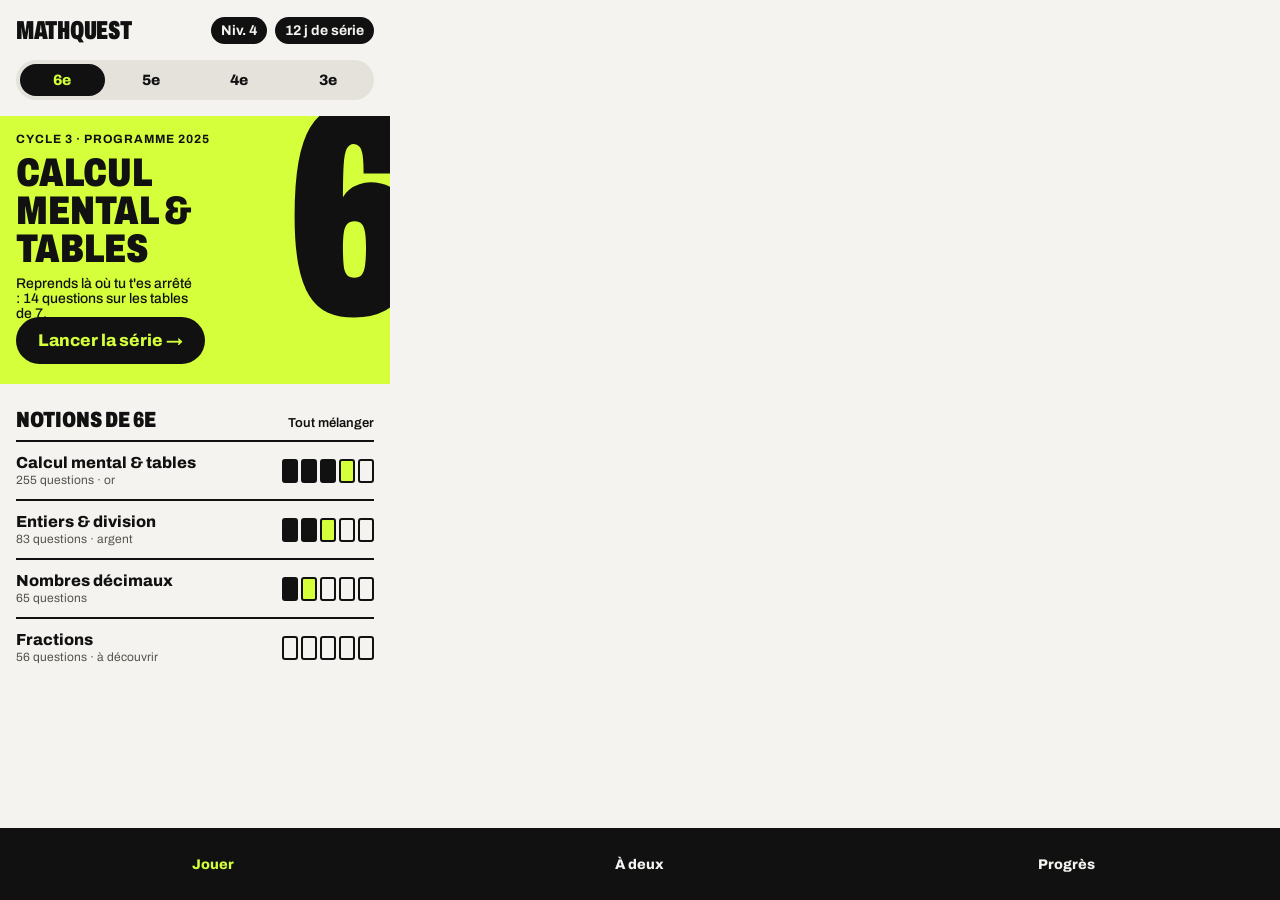
<file: .impeccable/mocks/decision/assigned.html>
<!doctype html><html lang="fr"><head><meta charset="utf-8">
<link href="https://fonts.googleapis.com/css2?family=Archivo:wdth,wght@62..125,400..900&display=swap" rel="stylesheet">
<style>
*{box-sizing:border-box;margin:0;padding:0}
body{width:390px;height:844px;overflow:hidden;background:#F4F3EF;color:#111;font-family:Archivo,sans-serif;font-variant-numeric:tabular-nums}
.top{display:flex;align-items:center;justify-content:space-between;padding:16px 16px 8px}
.wm{font-weight:900;font-stretch:62%;font-size:26px;letter-spacing:-.01em}
.stats{display:flex;gap:8px;font-weight:700;font-size:14px}
.stats span{background:#111;color:#F4F3EF;border-radius:999px;padding:6px 10px}
.levels{display:grid;grid-template-columns:repeat(4,1fr);gap:4px;margin:8px 16px 0;background:#E4E2DB;border-radius:999px;padding:4px}
.levels b{text-align:center;padding:8px 0;border-radius:999px;font-weight:800;font-size:15px}
.levels .on{background:#111;color:#D4FF3A}
.drop{margin:16px 0 0;background:#D4FF3A;padding:16px 16px 20px;position:relative;overflow:hidden;height:268px}
.drop .big{position:absolute;right:-18px;top:-52px;font-weight:900;font-stretch:62%;font-size:300px;line-height:1;letter-spacing:-.04em;color:#111}
.drop .k{font-weight:700;font-size:12px;letter-spacing:.08em;text-transform:uppercase}
.drop h1{font-weight:900;font-stretch:75%;font-size:40px;line-height:.95;margin-top:8px;max-width:190px;text-transform:uppercase}
.drop p{font-size:14px;margin-top:8px;max-width:180px;font-weight:500}
.cta{position:absolute;left:16px;bottom:20px;background:#111;color:#D4FF3A;border-radius:999px;padding:14px 22px;font-weight:800;font-size:17px}
.sec{display:flex;justify-content:space-between;align-items:baseline;padding:24px 16px 8px}
.sec h2{font-weight:900;font-stretch:75%;font-size:22px;text-transform:uppercase}
.sec a{font-size:13px;font-weight:600}
.row{display:grid;grid-template-columns:1fr auto;align-items:center;gap:8px;margin:0 16px;padding:12px 0;border-top:2px solid #111}
.row .n{font-weight:800;font-size:16px}
.row .s{font-size:12px;color:#55534C;margin-top:2px}
.cells{display:flex;gap:3px}
.cells i{width:16px;height:24px;border:2px solid #111;border-radius:3px}
.cells i.f{background:#111}
.cells i.h{background:#D4FF3A}
.nav{position:absolute;bottom:0;left:0;right:0;height:72px;background:#111;color:#F4F3EF;display:grid;grid-template-columns:repeat(3,1fr);align-items:center;text-align:center;font-weight:800;font-size:14px}
.nav .on{color:#D4FF3A}
</style></head><body>
<div class="top"><div class="wm">MATHQUEST</div><div class="stats"><span>Niv. 4</span><span>12 j de série</span></div></div>
<div class="levels"><b class="on">6e</b><b>5e</b><b>4e</b><b>3e</b></div>
<section class="drop">
 <div class="big">6</div>
 <div class="k">Cycle 3 · Programme 2025</div>
 <h1>Calcul mental &amp; tables</h1>
 <p>Reprends là où tu t'es arrêté : 14 questions sur les tables de 7.</p>
 <div class="cta">Lancer la série →</div>
</section>
<div class="sec"><h2>Notions de 6e</h2><a>Tout mélanger</a></div>
<div class="row"><div><div class="n">Calcul mental &amp; tables</div><div class="s">255 questions · or</div></div><div class="cells"><i class="f"></i><i class="f"></i><i class="f"></i><i class="h"></i><i></i></div></div>
<div class="row"><div><div class="n">Entiers &amp; division</div><div class="s">83 questions · argent</div></div><div class="cells"><i class="f"></i><i class="f"></i><i class="h"></i><i></i><i></i></div></div>
<div class="row"><div><div class="n">Nombres décimaux</div><div class="s">65 questions</div></div><div class="cells"><i class="f"></i><i class="h"></i><i></i><i></i><i></i></div></div>
<div class="row"><div><div class="n">Fractions</div><div class="s">56 questions · à découvrir</div></div><div class="cells"><i></i><i></i><i></i><i></i><i></i></div></div>
<div class="nav"><div class="on">Jouer</div><div>À deux</div><div>Progrès</div></div>
</body></html>
</file>
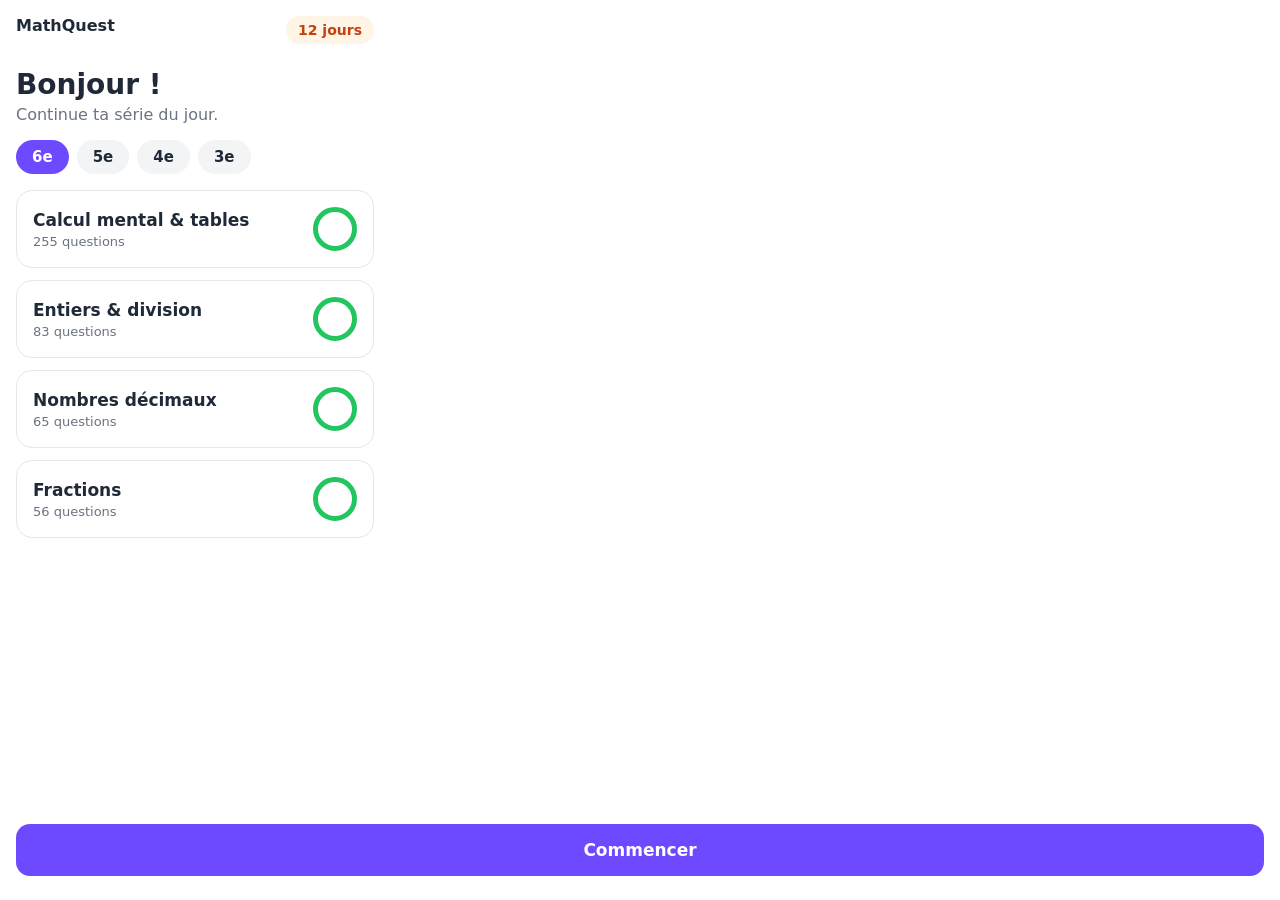
<file: .impeccable/mocks/decision/canon.html>
<!doctype html><html lang="fr"><head><meta charset="utf-8">
<style>
*{box-sizing:border-box;margin:0;padding:0}
body{width:390px;height:844px;overflow:hidden;background:#fff;color:#1F2937;font-family:system-ui,sans-serif}
.top{display:flex;justify-content:space-between;padding:16px;font-weight:700}
.streak{background:#FFF4E5;color:#C2410C;border-radius:999px;padding:6px 12px;font-size:14px}
h1{font-size:28px;padding:8px 16px 4px}
.sub{padding:0 16px;color:#6B7280}
.tabs{display:flex;gap:8px;padding:16px}
.tabs b{padding:8px 16px;border-radius:999px;background:#F3F4F6;font-size:15px}
.tabs b.on{background:#6D4AFF;color:#fff}
.card{margin:0 16px 12px;border:1px solid #E5E7EB;border-radius:16px;padding:16px;display:flex;justify-content:space-between;align-items:center}
.card h3{font-size:17px}.card p{color:#6B7280;font-size:13px;margin-top:4px}
.ring{width:44px;height:44px;border-radius:50%;border:5px solid #22C55E}
.btn{position:absolute;left:16px;right:16px;bottom:24px;background:#6D4AFF;color:#fff;text-align:center;border-radius:14px;padding:16px;font-weight:700;font-size:17px}
</style></head><body>
<div class="top"><span>MathQuest</span><span class="streak">12 jours</span></div>
<h1>Bonjour !</h1><p class="sub">Continue ta série du jour.</p>
<div class="tabs"><b class="on">6e</b><b>5e</b><b>4e</b><b>3e</b></div>
<div class="card"><div><h3>Calcul mental &amp; tables</h3><p>255 questions</p></div><div class="ring"></div></div>
<div class="card"><div><h3>Entiers &amp; division</h3><p>83 questions</p></div><div class="ring"></div></div>
<div class="card"><div><h3>Nombres décimaux</h3><p>65 questions</p></div><div class="ring"></div></div>
<div class="card"><div><h3>Fractions</h3><p>56 questions</p></div><div class="ring"></div></div>
<div class="btn">Commencer</div>
</body></html>
</file>
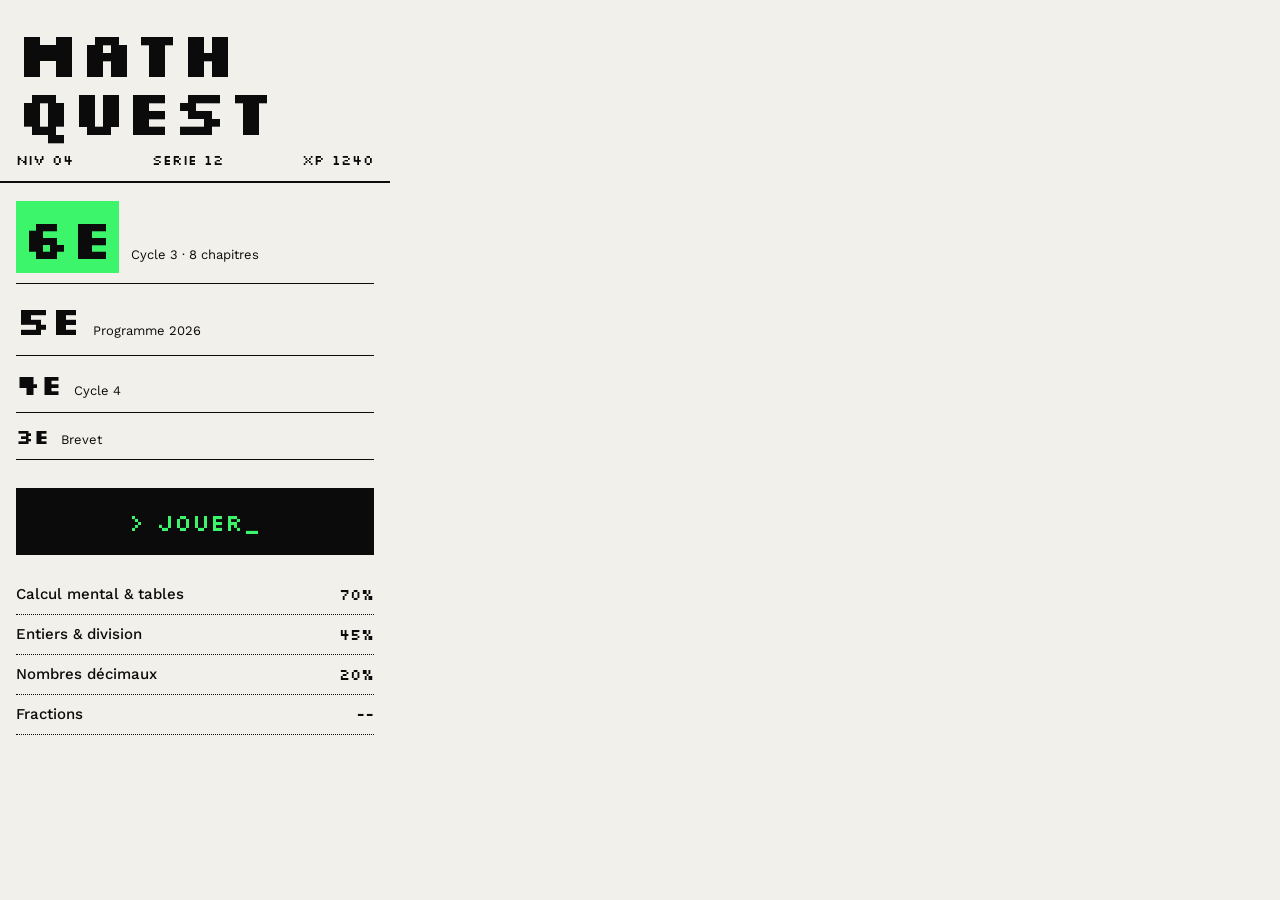
<file: .impeccable/mocks/decision/challenger-bitmap.html>
<!doctype html><html lang="fr"><head><meta charset="utf-8">
<link href="https://fonts.googleapis.com/css2?family=Silkscreen:wght@400;700&family=Work+Sans:wght@500;700&display=swap" rel="stylesheet">
<style>
*{box-sizing:border-box;margin:0;padding:0}
body{width:390px;height:844px;overflow:hidden;background:#F2F0EA;color:#0B0B0B;font-family:'Work Sans',sans-serif}
.h{font-family:Silkscreen;font-weight:700;font-size:64px;line-height:.9;padding:24px 16px 0;letter-spacing:-.02em}
.sub{display:flex;justify-content:space-between;padding:12px 16px;border-bottom:2px solid #0B0B0B;font-family:Silkscreen;font-size:14px}
.spec{padding:8px 16px}
.lv{display:flex;align-items:baseline;gap:12px;padding:10px 0;border-bottom:1px solid #0B0B0B}
.lv b{font-family:Silkscreen;font-weight:700}
.lv span{font-size:13px}
.l1 b{font-size:56px;background:#3DF56B;padding:0 6px}.l2 b{font-size:40px}.l3 b{font-size:28px}.l4 b{font-size:20px}
.play{margin:20px 16px;background:#0B0B0B;color:#3DF56B;font-family:Silkscreen;font-size:24px;text-align:center;padding:18px}
.list{padding:0 16px;font-size:15px}
.list div{display:flex;justify-content:space-between;padding:10px 0;border-bottom:1px dotted #0B0B0B;font-weight:500}
.list span{font-family:Silkscreen}
</style></head><body>
<div class="h">MATH<br>QUEST</div>
<div class="sub"><span>NIV 04</span><span>SERIE 12</span><span>XP 1240</span></div>
<div class="spec">
 <div class="lv l1"><b>6E</b><span>Cycle 3 · 8 chapitres</span></div>
 <div class="lv l2"><b>5E</b><span>Programme 2026</span></div>
 <div class="lv l3"><b>4E</b><span>Cycle 4</span></div>
 <div class="lv l4"><b>3E</b><span>Brevet</span></div>
</div>
<div class="play">&gt; JOUER_</div>
<div class="list">
 <div>Calcul mental &amp; tables<span>70%</span></div>
 <div>Entiers &amp; division<span>45%</span></div>
 <div>Nombres décimaux<span>20%</span></div>
 <div>Fractions<span>--</span></div>
</div>
</body></html>
</file>
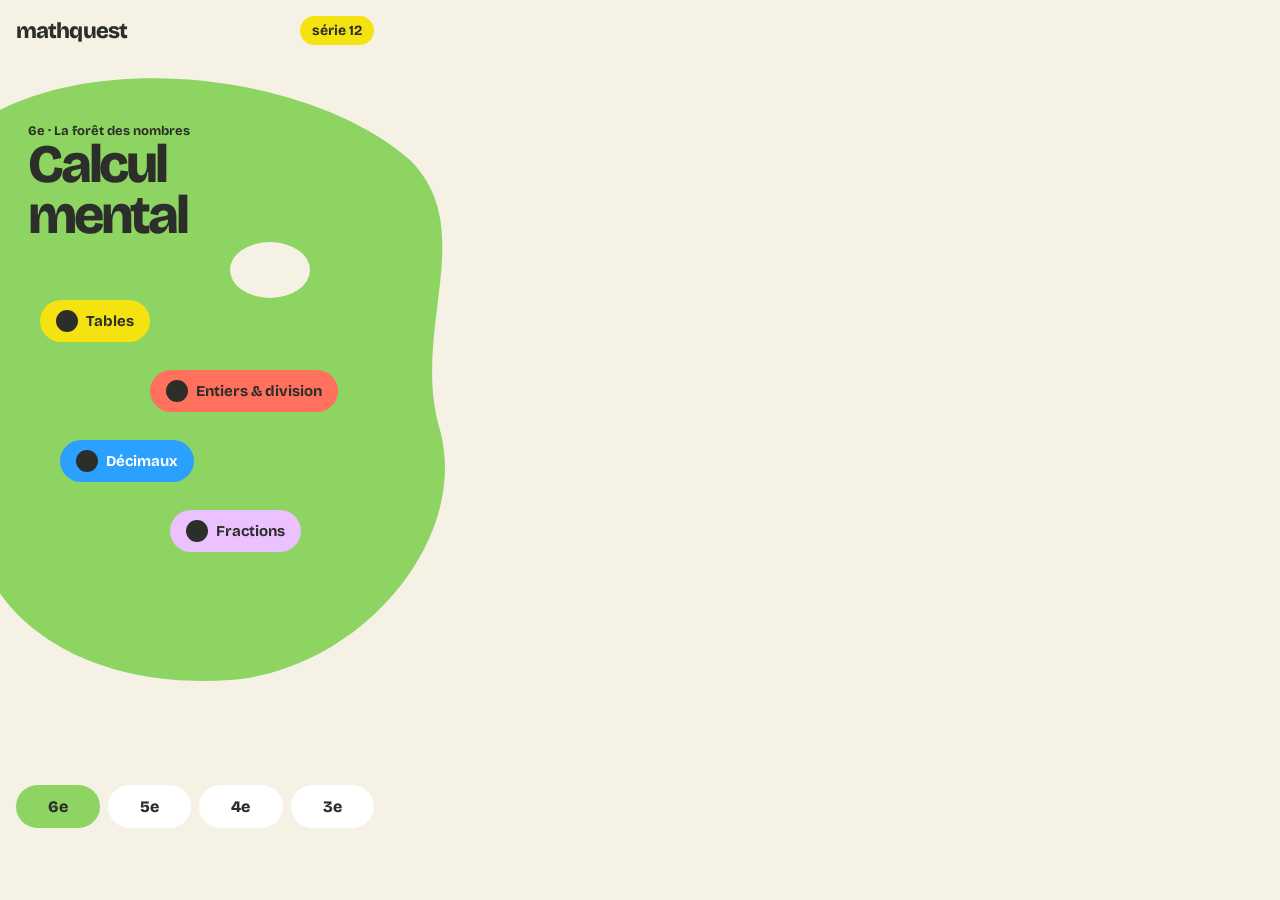
<file: .impeccable/mocks/decision/challenger-map.html>
<!doctype html><html lang="fr"><head><meta charset="utf-8">
<link href="https://fonts.googleapis.com/css2?family=Bricolage+Grotesque:opsz,wght@12..96,500..800&display=swap" rel="stylesheet">
<style>
*{box-sizing:border-box;margin:0;padding:0}
body{width:390px;height:844px;overflow:hidden;background:#F5F1E4;color:#2C2E2A;font-family:'Bricolage Grotesque',sans-serif;position:relative}
.top{display:flex;justify-content:space-between;align-items:center;padding:16px;position:relative;z-index:2}
.top b{font-size:22px;font-weight:800;letter-spacing:-.04em}
.chip{background:#F5E211;border-radius:999px;padding:6px 12px;font-weight:700;font-size:14px}
svg{position:absolute;left:-60px;top:70px;width:520px;height:640px}
.t{position:absolute;left:28px;top:120px;z-index:2}
.t small{font-weight:700;font-size:13px}
.t h1{font-size:54px;line-height:.95;letter-spacing:-.06em;font-weight:800}
.cap{position:absolute;z-index:2;border-radius:999px;padding:10px 16px;font-weight:700;font-size:15px;display:flex;gap:8px;align-items:center}
.cap i{width:22px;height:22px;border-radius:50%;background:#2C2E2A}
.c1{left:40px;top:300px;background:#F5E211}.c2{left:150px;top:370px;background:#FF705D}.c3{left:60px;top:440px;background:#2BA0FF;color:#fff}.c4{left:170px;top:510px;background:#EBC1FF}
.lv{position:absolute;bottom:16px;left:16px;right:16px;display:flex;gap:8px;z-index:2}
.lv b{flex:1;text-align:center;padding:12px 0;border-radius:999px;background:#fff;font-weight:800}
.lv b.on{background:#8ED462}
</style></head><body>
<div class="top"><b>mathquest</b><span class="chip">série 12</span></div>
<svg viewBox="0 0 520 640"><path d="M60 40 C180 -20 380 10 470 90 C540 160 470 260 500 360 C530 470 420 600 290 610 C160 620 40 560 30 440 C20 330 80 300 50 210 C20 120 0 70 60 40 Z" fill="#8ED462"/><ellipse cx="330" cy="200" rx="40" ry="28" fill="#F5F1E4"/></svg>
<div class="t"><small>6e · La forêt des nombres</small><h1>Calcul<br>mental</h1></div>
<div class="cap c1"><i></i>Tables</div>
<div class="cap c2"><i></i>Entiers &amp; division</div>
<div class="cap c3"><i></i>Décimaux</div>
<div class="cap c4"><i></i>Fractions</div>
<div class="lv"><b class="on">6e</b><b>5e</b><b>4e</b><b>3e</b></div>
</body></html>
</file>
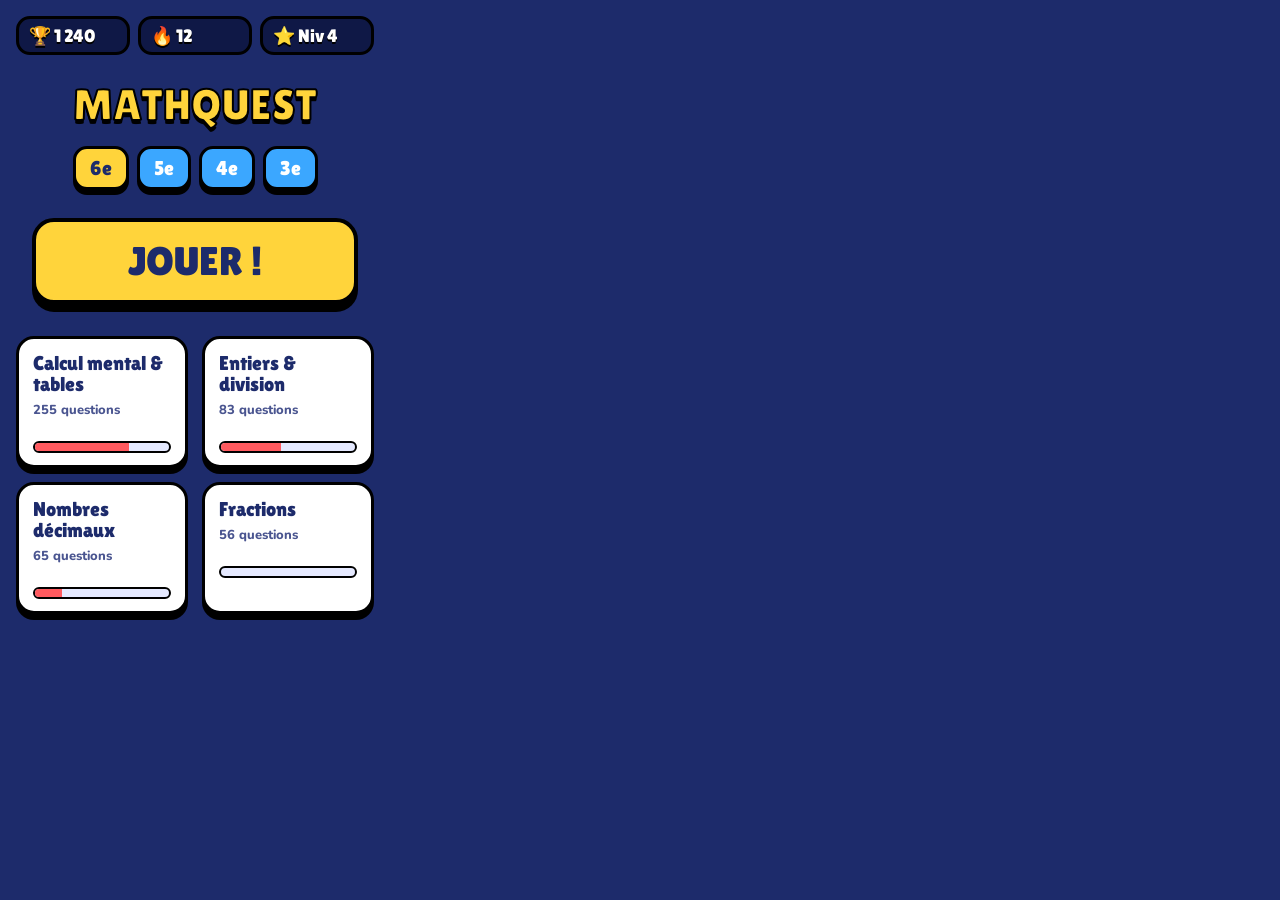
<file: .impeccable/mocks/decision/model-pick.html>
<!doctype html><html lang="fr"><head><meta charset="utf-8">
<link href="https://fonts.googleapis.com/css2?family=Lilita+One&family=Nunito:wght@600;800&display=swap" rel="stylesheet">
<style>
*{box-sizing:border-box;margin:0;padding:0}
body{width:390px;height:844px;overflow:hidden;background:#1D2B6B;color:#fff;font-family:Nunito,sans-serif}
.bar{display:flex;gap:8px;padding:16px}
.pill{flex:1;background:#0F1846;border:3px solid #000;border-radius:14px;padding:6px 10px;font-family:'Lilita One';font-size:18px;text-shadow:0 2px 0 #000}
.title{font-family:'Lilita One';font-size:44px;text-align:center;color:#FFD43B;-webkit-text-stroke:2px #000;text-shadow:0 4px 0 #000;margin-top:8px}
.lv{display:flex;gap:8px;justify-content:center;margin-top:16px}
.lv b{font-family:'Lilita One';font-weight:400;font-size:20px;padding:8px 14px;border:3px solid #000;border-radius:14px;background:#3BA7FF;box-shadow:0 5px 0 #000}
.lv b.on{background:#FFD43B;color:#1D2B6B}
.play{margin:28px 32px 0;background:#FFD43B;color:#1D2B6B;border:4px solid #000;border-radius:22px;box-shadow:0 8px 0 #000;text-align:center;font-family:'Lilita One';font-size:40px;padding:16px}
.grid{display:grid;grid-template-columns:1fr 1fr;gap:14px;padding:32px 16px 0}
.card{background:#fff;color:#1D2B6B;border:3px solid #000;border-radius:18px;box-shadow:0 6px 0 #000;padding:14px;height:132px}
.card h3{font-family:'Lilita One';font-weight:400;font-size:20px;line-height:1.05}
.card p{font-weight:800;font-size:13px;margin-top:6px;color:#4A5590}
.prog{height:12px;border:2px solid #000;border-radius:8px;margin-top:22px;background:#E5E9FF;overflow:hidden}
.prog i{display:block;height:100%;background:#FF5A5F}
</style></head><body>
<div class="bar"><div class="pill">🏆 1 240</div><div class="pill">🔥 12</div><div class="pill">⭐ Niv 4</div></div>
<div class="title">MATHQUEST</div>
<div class="lv"><b class="on">6e</b><b>5e</b><b>4e</b><b>3e</b></div>
<div class="play">JOUER !</div>
<div class="grid">
 <div class="card"><h3>Calcul mental &amp; tables</h3><p>255 questions</p><div class="prog"><i style="width:70%"></i></div></div>
 <div class="card"><h3>Entiers &amp; division</h3><p>83 questions</p><div class="prog"><i style="width:45%"></i></div></div>
 <div class="card"><h3>Nombres décimaux</h3><p>65 questions</p><div class="prog"><i style="width:20%"></i></div></div>
 <div class="card"><h3>Fractions</h3><p>56 questions</p><div class="prog"><i style="width:0"></i></div></div>
</div>
</body></html>
</file>
